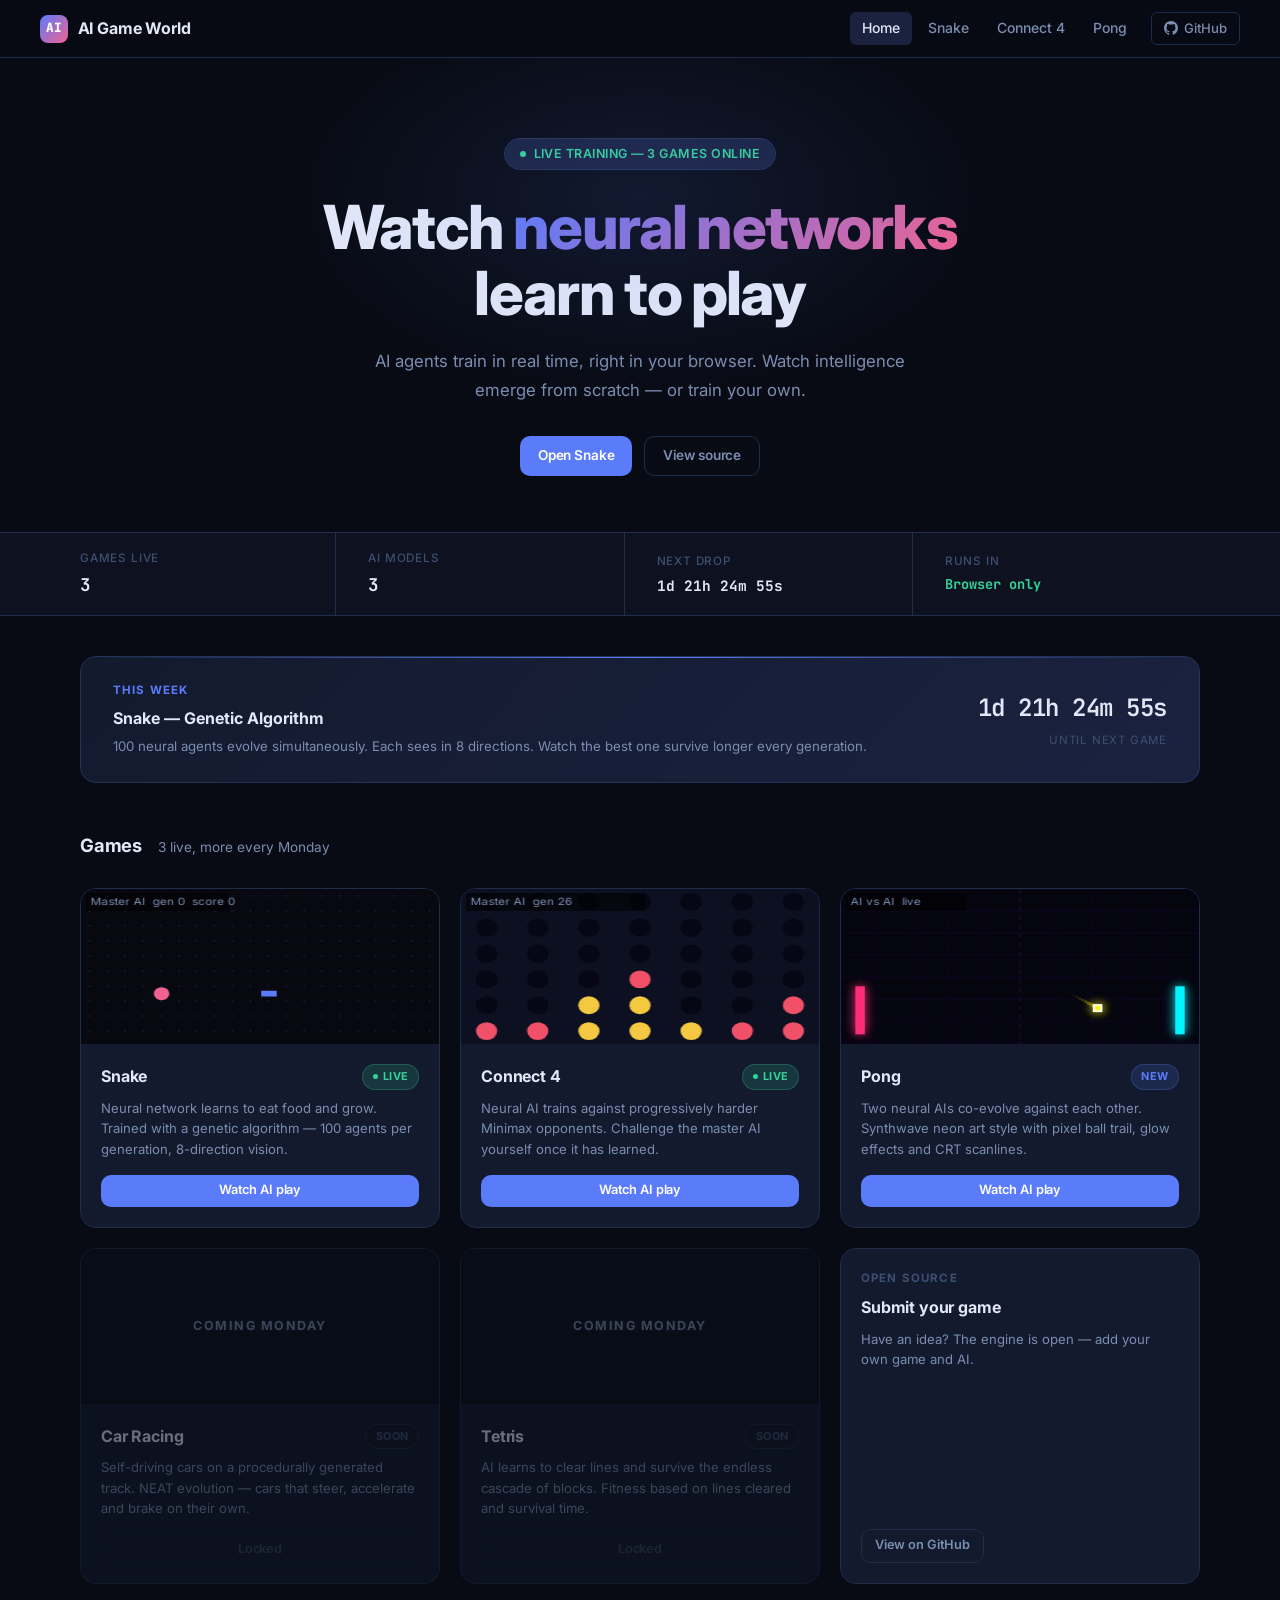
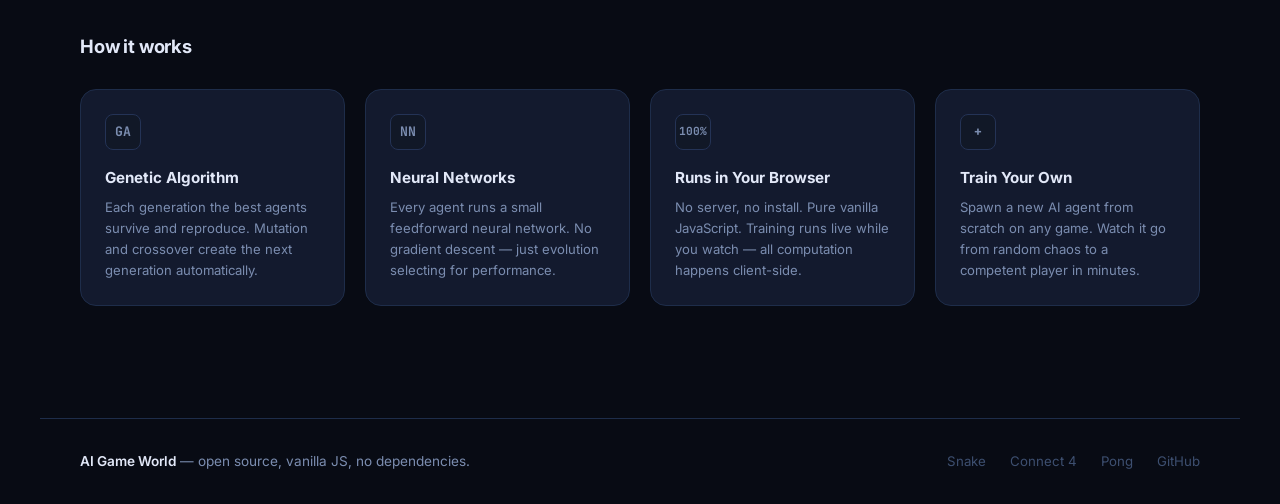
<file: index.html>
<!DOCTYPE html>
<html lang="en">
<head>
  <meta charset="UTF-8" />
  <meta name="viewport" content="width=device-width, initial-scale=1.0" />
  <title>AI Game World — Watch Neural Networks Learn to Play</title>
  <meta name="description" content="Watch neural networks evolve and learn to play games in real time. Train your own AI agents, race them against each other, pure browser JavaScript." />
  <link rel="stylesheet" href="css/style.css" />
</head>
<body>

<!-- NAV -->
<nav>
  <a href="index.html" class="nav-logo" style="text-decoration:none">
    <div class="nav-logo-mark">AI</div>
    <span>AI Game World</span>
  </a>
  <div class="nav-links">
    <a href="index.html" class="active">Home</a>
    <a href="games/snake/index.html">Snake</a>
    <a href="games/connect4/index.html">Connect 4</a>
    <a href="games/pong/index.html">Pong</a>
    <a href="https://github.com/Mister-AI-Guy/AI-game-world" target="_blank" class="nav-github">
      <svg width="14" height="14" viewBox="0 0 24 24" fill="currentColor"><path d="M12 0C5.37 0 0 5.37 0 12c0 5.3 3.44 9.8 8.2 11.38.6.11.82-.26.82-.58v-2.03c-3.34.72-4.04-1.61-4.04-1.61-.55-1.39-1.34-1.76-1.34-1.76-1.09-.75.08-.73.08-.73 1.2.08 1.84 1.24 1.84 1.24 1.07 1.83 2.8 1.3 3.49 1 .11-.78.42-1.3.76-1.6-2.67-.3-5.47-1.33-5.47-5.93 0-1.31.47-2.38 1.24-3.22-.13-.3-.54-1.52.12-3.18 0 0 1.01-.32 3.3 1.23a11.5 11.5 0 0 1 3-.4c1.02 0 2.04.13 3 .4 2.28-1.55 3.29-1.23 3.29-1.23.66 1.66.25 2.88.12 3.18.77.84 1.24 1.91 1.24 3.22 0 4.61-2.81 5.63-5.48 5.92.43.37.81 1.1.81 2.22v3.29c0 .32.21.7.82.58C20.56 21.8 24 17.3 24 12c0-6.63-5.37-12-12-12z"/></svg>
      GitHub
    </a>
  </div>
</nav>

<!-- HERO -->
<section class="hero">
  <div class="hero-label">
    <span class="hero-label-dot"></span>
    Live training — 3 games online
  </div>
  <h1>Watch <span>neural networks</span><br>learn to play</h1>
  <p>AI agents train in real time, right in your browser. Watch intelligence emerge from scratch — or train your own.</p>
  <div class="hero-actions">
    <a href="games/snake/index.html" class="btn btn-primary">Open Snake</a>
    <a href="https://github.com/Mister-AI-Guy/AI-game-world" target="_blank" class="btn btn-ghost">View source</a>
  </div>
</section>

<!-- STATS STRIP -->
<div class="stats-strip">
  <div class="stats-strip-inner">
    <div class="stat-item">
      <span class="stat-label">Games live</span>
      <span class="stat-value">3</span>
    </div>
    <div class="stat-item">
      <span class="stat-label">AI models</span>
      <span class="stat-value">3</span>
    </div>
    <div class="stat-item">
      <span class="stat-label">Next drop</span>
      <span class="stat-value" id="countdown" style="font-size:0.9rem">—</span>
    </div>
    <div class="stat-item">
      <span class="stat-label">Runs in</span>
      <span class="stat-value" style="font-size:0.85rem;color:var(--accent3)">Browser only</span>
    </div>
  </div>
</div>

<!-- WEEKLY BANNER -->
<div class="week-banner-wrap" style="margin-top:2.5rem">
  <div class="week-banner">
    <div>
      <div class="week-banner-label">This week</div>
      <h3>Snake — Genetic Algorithm</h3>
      <p>100 neural agents evolve simultaneously. Each sees in 8 directions. Watch the best one survive longer every generation.</p>
    </div>
    <div class="countdown-block">
      <div class="countdown" id="weekCountdown">—</div>
      <div class="countdown-label">until next game</div>
    </div>
  </div>
</div>

<!-- GAMES -->
<div class="section" style="padding-top:3rem">
  <div class="section-header">
    <span class="section-title">Games</span>
    <span class="section-subtitle">3 live, more every Monday</span>
  </div>

  <div class="games-grid">

    <!-- Snake -->
    <div class="game-card is-live" onclick="location.href='games/snake/index.html'">
      <div class="game-card-thumb thumb-snake">
        <canvas id="snakeThumb" width="300" height="155"></canvas>
      </div>
      <div class="game-card-body">
        <div class="game-card-header">
          <span class="game-card-title">Snake</span>
          <span class="badge badge-live">Live</span>
        </div>
        <p class="game-card-desc">Neural network learns to eat food and grow. Trained with a genetic algorithm — 100 agents per generation, 8-direction vision.</p>
        <a href="games/snake/index.html" class="btn btn-primary btn-sm">Watch AI play</a>
      </div>
    </div>

    <!-- Connect 4 -->
    <div class="game-card is-live" onclick="location.href='games/connect4/index.html'">
      <div class="game-card-thumb thumb-c4">
        <canvas id="c4Thumb" width="300" height="155"></canvas>
      </div>
      <div class="game-card-body">
        <div class="game-card-header">
          <span class="game-card-title">Connect 4</span>
          <span class="badge badge-live">Live</span>
        </div>
        <p class="game-card-desc">Neural AI trains against progressively harder Minimax opponents. Challenge the master AI yourself once it has learned.</p>
        <a href="games/connect4/index.html" class="btn btn-primary btn-sm">Watch AI play</a>
      </div>
    </div>

    <!-- Pong -->
    <div class="game-card is-live" onclick="location.href='games/pong/index.html'">
      <div class="game-card-thumb thumb-pong">
        <canvas id="pongThumb" width="300" height="155"></canvas>
      </div>
      <div class="game-card-body">
        <div class="game-card-header">
          <span class="game-card-title">Pong</span>
          <span class="badge badge-new">New</span>
        </div>
        <p class="game-card-desc">Two neural AIs co-evolve against each other. Synthwave neon art style with pixel ball trail, glow effects and CRT scanlines.</p>
        <a href="games/pong/index.html" class="btn btn-primary btn-sm">Watch AI play</a>
      </div>
    </div>

    <!-- Car Racing (coming soon) -->
    <div class="game-card coming-soon">
      <div class="game-card-thumb thumb-soon">
        <div class="game-card-thumb-placeholder">Coming soon</div>
        <div class="game-card-coming-overlay">Coming Monday</div>
      </div>
      <div class="game-card-body">
        <div class="game-card-header">
          <span class="game-card-title">Car Racing</span>
          <span class="badge badge-soon">Soon</span>
        </div>
        <p class="game-card-desc">Self-driving cars on a procedurally generated track. NEAT evolution — cars that steer, accelerate and brake on their own.</p>
        <button class="btn btn-ghost btn-sm" disabled>Locked</button>
      </div>
    </div>

    <!-- Tetris (coming soon) -->
    <div class="game-card coming-soon">
      <div class="game-card-thumb thumb-soon">
        <div class="game-card-thumb-placeholder">Coming soon</div>
        <div class="game-card-coming-overlay">Coming Monday</div>
      </div>
      <div class="game-card-body">
        <div class="game-card-header">
          <span class="game-card-title">Tetris</span>
          <span class="badge badge-soon">Soon</span>
        </div>
        <p class="game-card-desc">AI learns to clear lines and survive the endless cascade of blocks. Fitness based on lines cleared and survival time.</p>
        <button class="btn btn-ghost btn-sm" disabled>Locked</button>
      </div>
    </div>

    <!-- Open source card -->
    <div class="oss-card">
      <div>
        <div style="font-size:0.72rem;font-weight:700;letter-spacing:0.1em;text-transform:uppercase;color:var(--text-faint);margin-bottom:0.5rem">Open source</div>
        <div class="game-card-title" style="margin-bottom:0.5rem">Submit your game</div>
        <p class="game-card-desc" style="margin-bottom:0">Have an idea? The engine is open — add your own game and AI.</p>
      </div>
      <a href="https://github.com/Mister-AI-Guy/AI-game-world" target="_blank" class="btn btn-ghost btn-sm" style="pointer-events:all;opacity:1">
        View on GitHub
      </a>
    </div>

  </div>
</div>

<!-- HOW IT WORKS -->
<div class="section" style="padding-top:3rem;padding-bottom:3rem">
  <div class="section-header">
    <span class="section-title">How it works</span>
  </div>
  <div class="how-grid">
    <div class="how-card">
      <div class="how-icon">GA</div>
      <strong>Genetic Algorithm</strong>
      <p>Each generation the best agents survive and reproduce. Mutation and crossover create the next generation automatically.</p>
    </div>
    <div class="how-card">
      <div class="how-icon">NN</div>
      <strong>Neural Networks</strong>
      <p>Every agent runs a small feedforward neural network. No gradient descent — just evolution selecting for performance.</p>
    </div>
    <div class="how-card">
      <div class="how-icon" style="font-size:0.7rem">100%</div>
      <strong>Runs in Your Browser</strong>
      <p>No server, no install. Pure vanilla JavaScript. Training runs live while you watch — all computation happens client-side.</p>
    </div>
    <div class="how-card">
      <div class="how-icon">+</div>
      <strong>Train Your Own</strong>
      <p>Spawn a new AI agent from scratch on any game. Watch it go from random chaos to a competent player in minutes.</p>
    </div>
  </div>
</div>

<!-- FOOTER -->
<footer>
  <div class="footer-left">
    <strong>AI Game World</strong> — open source, vanilla JS, no dependencies.
  </div>
  <div class="footer-right">
    <a href="games/snake/index.html">Snake</a>
    <a href="games/connect4/index.html">Connect 4</a>
    <a href="games/pong/index.html">Pong</a>
    <a href="https://github.com/Mister-AI-Guy/AI-game-world" target="_blank">GitHub</a>
  </div>
</footer>

<script src="shared/neat.js"></script>
<script src="games/snake/snake.js"></script>
<script src="games/connect4/connect4.js"></script>

<script>
// ─── Countdown ───────────────────────────────────
function updateCountdown() {
  const now  = new Date();
  const next = new Date(now);
  const day  = next.getDay();
  const daysUntilMonday = (8 - day) % 7 || 7;
  next.setDate(next.getDate() + daysUntilMonday);
  next.setHours(0, 0, 0, 0);
  const diff = next - now;
  const d = Math.floor(diff / 86400000);
  const h = Math.floor((diff % 86400000) / 3600000);
  const m = Math.floor((diff % 3600000) / 60000);
  const s = Math.floor((diff % 60000) / 1000);
  const str = d + 'd ' + h + 'h ' + m + 'm ' + s + 's';
  document.getElementById('countdown').textContent = str;
  document.getElementById('weekCountdown').textContent = str;
}
setInterval(updateCountdown, 1000);
updateCountdown();

// ─── Thumbnail master AIs ────────────────────────
// Each thumbnail runs an actual master AI using the real game engine.
// trainSpeed is high so they learn quickly in the background.
// The canvas renders the best-brain watch game at a normal visible pace.

// SNAKE thumbnail
(function() {
  const canvas = document.getElementById('snakeThumb');
  if (!canvas) return;
  canvas.width  = 300;
  canvas.height = 155;

  // Scale the snake grid to fit the thumbnail
  const thumbRenderer = {
    draw(game) {
      const ctx = canvas.getContext('2d');
      const W = 300, H = 155;
      const CELL = 15, COLS = Math.floor(W / CELL), ROWS = Math.floor(H / CELL);

      ctx.fillStyle = '#080810';
      ctx.fillRect(0, 0, W, H);

      // Grid dots
      ctx.fillStyle = '#131328';
      for (let x = 0; x < COLS; x++)
        for (let y = 0; y < ROWS; y++)
          ctx.fillRect(x * CELL + 6, y * CELL + 6, 2, 2);

      // Scale factor from game grid (20) to thumb
      const sx = W / GRID;
      const sy = H / GRID;

      // Food
      ctx.fillStyle = '#f06292';
      ctx.beginPath();
      ctx.arc(game.food.x * sx + sx/2, game.food.y * sy + sy/2, sx/2 - 1, 0, Math.PI*2);
      ctx.fill();

      // Snake
      game.snake.forEach((seg, i) => {
        const t = i / Math.max(game.snake.length, 1);
        ctx.fillStyle = i === 0 ? '#5b7cfa'
          : `rgba(${80 + t*20|0}, ${60|0}, ${220 - t*60|0}, ${1 - t*0.45})`;
        ctx.fillRect(seg.x * sx + 1, seg.y * sy + 1, sx - 2, sy - 2);
      });

      // Label
      ctx.fillStyle = 'rgba(0,0,0,0.5)';
      ctx.fillRect(4, 4, 120, 18);
      ctx.fillStyle = '#7b8db0';
      ctx.font = '10px Inter, sans-serif';
      ctx.fillText('Master AI  gen ' + snakeMaster.generation + '  score ' + game.score, 8, 16);
    }
  };

  window.snakeMaster = new SnakeAIInstance({
    name: 'Master AI',
    populationSize: 50,
    isMaster: true,
    onGeneration: () => {},
  });
  snakeMaster.trainSpeed = 30;
  snakeMaster.start();

  function loop() {
    requestAnimationFrame(loop);
    snakeMaster.tick();
    thumbRenderer.draw(snakeMaster.getWatchGame());
  }
  loop();
})();

// CONNECT 4 thumbnail
(function() {
  const canvas = document.getElementById('c4Thumb');
  if (!canvas) return;
  canvas.width  = 300;
  canvas.height = 155;
  const ctx = canvas.getContext('2d');
  const W = 300, H = 155;
  const COLS = 7, ROWS = 6;
  const CW = W / COLS, CH = H / ROWS;

  window.c4Master = new Connect4AIInstance({
    name: 'Master AI',
    populationSize: 20,
    isMaster: true,
    onGeneration: () => {},
  });
  c4Master.trainSpeed = 5;
  c4Master.start();

  function drawC4(game) {
    ctx.fillStyle = '#0d1020';
    ctx.fillRect(0, 0, W, H);
    for (let r = 0; r < ROWS; r++) {
      for (let c = 0; c < COLS; c++) {
        const cx = c * CW + CW/2, cy = r * CH + CH/2;
        const radius = Math.min(CW, CH) / 2 - 4;
        const cell = game.board[r][c];
        const inWin = game.winLine && game.winLine.some(([wr,wc]) => wr===r && wc===c);
        ctx.beginPath();
        ctx.arc(cx, cy, radius, 0, Math.PI*2);
        if (cell === 0)      ctx.fillStyle = '#060614';
        else if (cell === 1) ctx.fillStyle = inWin ? '#ff1a44' : '#f05068';
        else                 ctx.fillStyle = inWin ? '#f0c000' : '#f5c842';
        ctx.fill();
      }
    }
    // Label
    ctx.fillStyle = 'rgba(0,0,0,0.5)';
    ctx.fillRect(4, 4, 150, 18);
    ctx.fillStyle = '#7b8db0';
    ctx.font = '10px Inter, sans-serif';
    ctx.fillText('Master AI  gen ' + c4Master.generation, 8, 16);
  }

  // Advance the watch game at human-readable pace
  setInterval(() => {
    c4Master.stepWatchGame();
  }, 700);

  // RAF: run training + redraw
  function loop() {
    requestAnimationFrame(loop);
    c4Master.tick();
    drawC4(c4Master.watchGame);
  }
  loop();
})();

// PONG thumbnail — standalone animation (no shared engine, just visual)
(function() {
  const canvas = document.getElementById('pongThumb');
  if (!canvas) return;
  const ctx = canvas.getContext('2d');
  canvas.width = 300; canvas.height = 155;
  const W = 300, H = 155;
  let bx = W/2, by = H/2, vx = 2.5, vy = 1.6;
  let ly = H/2-25, ry = H/2-25;
  const PH = 48, PW = 8;
  let trail = [];

  function drawPong() {
    ctx.fillStyle = '#05050f'; ctx.fillRect(0, 0, W, H);
    ctx.strokeStyle = 'rgba(150,0,255,0.07)'; ctx.lineWidth = 1;
    for (let y = 0; y < H; y += 22) { ctx.beginPath(); ctx.moveTo(0,y); ctx.lineTo(W,y); ctx.stroke(); }
    for (let x = 0; x < W; x += 30) { ctx.beginPath(); ctx.moveTo(x,0); ctx.lineTo(x,H); ctx.stroke(); }
    ctx.fillStyle = 'rgba(0,0,0,0.06)';
    for (let y = 0; y < H; y += 3) ctx.fillRect(0, y, W, 1);
    ctx.setLineDash([4,5]); ctx.strokeStyle = 'rgba(255,255,255,0.06)';
    ctx.beginPath(); ctx.moveTo(W/2,0); ctx.lineTo(W/2,H); ctx.stroke(); ctx.setLineDash([]);
    trail.forEach((p,i) => {
      const a = (i/trail.length)*0.4, s = 4*(i/trail.length);
      ctx.fillStyle = `rgba(255,247,0,${a})`; ctx.fillRect(p.x-s/2, p.y-s/2, s, s);
    });
    ctx.shadowColor = '#fff700'; ctx.shadowBlur = 10;
    ctx.fillStyle = '#ffffff'; ctx.fillRect(bx-4, by-4, 8, 8);
    ctx.fillStyle = '#fff700'; ctx.fillRect(bx-2, by-2, 4, 4);
    ctx.shadowBlur = 0;
    ctx.shadowColor = '#ff2d78'; ctx.shadowBlur = 10;
    ctx.fillStyle = '#ff2d78'; ctx.fillRect(12, ly, PW, PH); ctx.shadowBlur = 0;
    ctx.shadowColor = '#00f5ff'; ctx.shadowBlur = 10;
    ctx.fillStyle = '#00f5ff'; ctx.fillRect(W-20, ry, PW, PH); ctx.shadowBlur = 0;
    ctx.fillStyle = 'rgba(0,0,0,0.5)'; ctx.fillRect(4, 4, 100, 18);
    ctx.fillStyle = '#7b8db0'; ctx.font = '10px Inter, sans-serif';
    ctx.fillText('AI vs AI  live', 8, 16);
  }

  function movePong() {
    trail.push({x:bx,y:by}); if (trail.length > 12) trail.shift();
    bx += vx; by += vy;
    if (by < 0 || by > H) vy *= -1;
    if (bx < 20+PW && by > ly && by < ly+PH) { vx = Math.abs(vx)*1.02; }
    if (bx > W-20-PW && by > ry && by < ry+PH) { vx = -Math.abs(vx)*1.02; }
    if (bx < 0 || bx > W) { bx = W/2; by = H/2; vx = (Math.random()>0.5?1:-1)*2.5; vy = (Math.random()-0.5)*3; trail = []; }
    const speed = Math.sqrt(vx*vx+vy*vy); if (speed > 8) { vx *= 8/speed; vy *= 8/speed; }
    if (by > ly+PH/2) ly = Math.min(H-PH, ly+2.8); else ly = Math.max(0, ly-2.8);
    if (by > ry+PH/2) ry = Math.min(H-PH, ry+2.8); else ry = Math.max(0, ry-2.8);
    drawPong(); requestAnimationFrame(movePong);
  }
  movePong();
})();
</script>
</file>
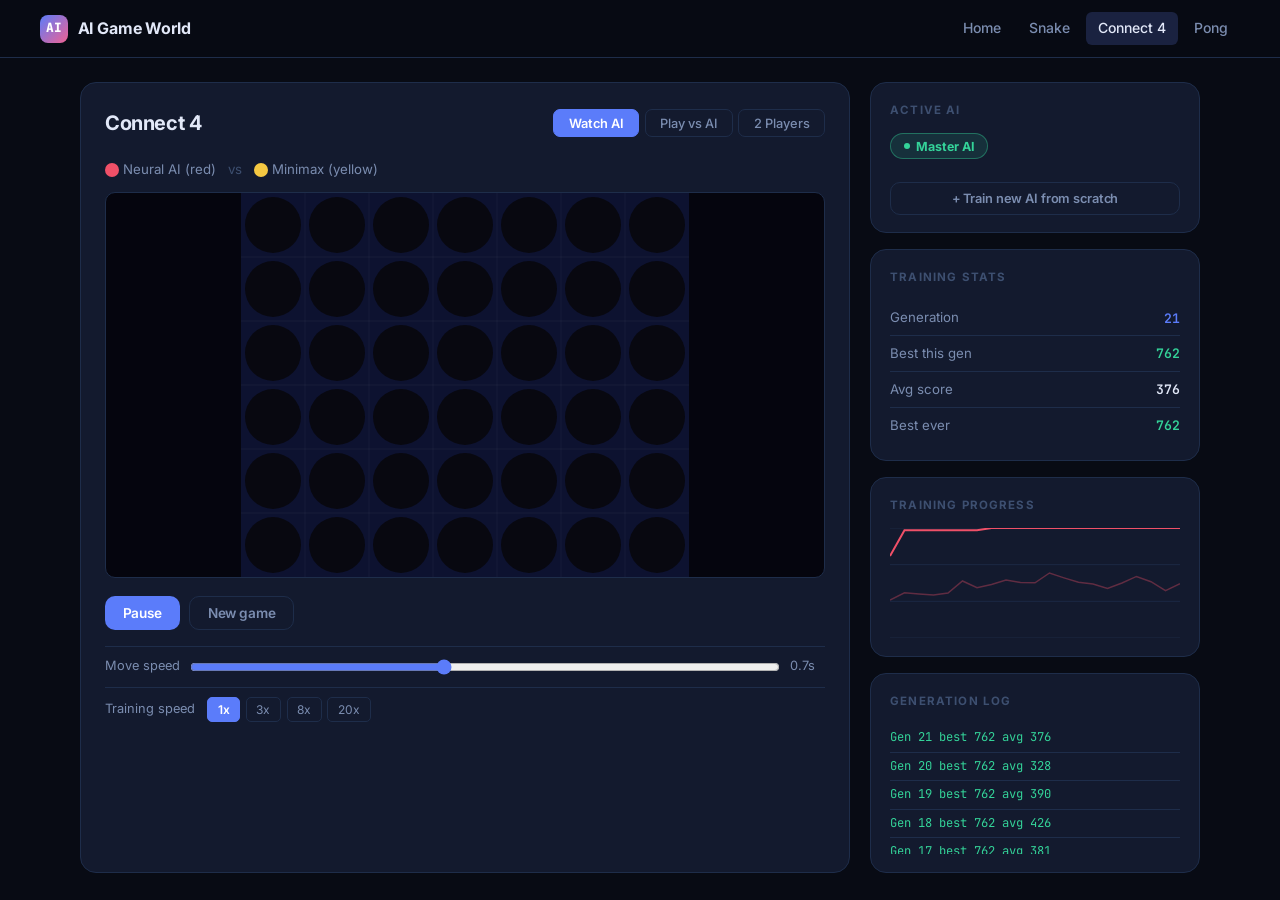
<file: games/connect4/index.html>
<!DOCTYPE html>
<html lang="en">
<head>
  <meta charset="UTF-8" />
  <meta name="viewport" content="width=device-width, initial-scale=1.0" />
  <title>Connect 4 — AI Game World</title>
  <link rel="stylesheet" href="../../css/style.css" />
</head>
<body>

<nav>
  <a href="../../index.html" class="nav-logo" style="text-decoration:none">
    <div class="nav-logo-mark">AI</div>
    <span>AI Game World</span>
  </a>
  <div class="nav-links">
    <a href="../../index.html">Home</a>
    <a href="../snake/index.html">Snake</a>
    <a href="#" class="active">Connect 4</a>
    <a href="../pong/index.html">Pong</a>
  </div>
</nav>

<div class="game-page">

  <div class="game-area">
    <div class="game-title-bar">
      <h2>Connect 4</h2>
      <div class="mode-tabs">
        <button class="mode-tab active" id="tabWatch" onclick="switchMode('watch')">Watch AI</button>
        <button class="mode-tab" id="tabPlay"  onclick="switchMode('play')">Play vs AI</button>
        <button class="mode-tab" id="tabTwo"   onclick="switchMode('two')">2 Players</button>
      </div>
    </div>

    <div class="turn-bar" id="turnBar">
      <span><span class="chip chip-red"></span>Neural AI (red)</span>
      <span style="color:var(--text-faint)">vs</span>
      <span><span class="chip chip-yellow"></span>Minimax (yellow)</span>
    </div>

    <div id="colBtns" class="col-buttons" style="display:none">
      <button class="col-btn" onclick="humanDrop(0)">v</button>
      <button class="col-btn" onclick="humanDrop(1)">v</button>
      <button class="col-btn" onclick="humanDrop(2)">v</button>
      <button class="col-btn" onclick="humanDrop(3)">v</button>
      <button class="col-btn" onclick="humanDrop(4)">v</button>
      <button class="col-btn" onclick="humanDrop(5)">v</button>
      <button class="col-btn" onclick="humanDrop(6)">v</button>
    </div>

    <div class="canvas-wrapper">
      <canvas id="gameCanvas"></canvas>
    </div>

    <div id="watchControls" class="controls">
      <button class="btn btn-primary" id="btnPause" onclick="toggleMaster()">Pause</button>
      <button class="btn btn-ghost"   onclick="newWatchGame()">New game</button>
    </div>

    <div id="playControls" class="controls" style="display:none">
      <button class="btn btn-primary" onclick="resetHumanGame()">New game</button>
    </div>

    <div class="watch-speed-row" id="watchSpeedRow">
      <span class="label">Move speed</span>
      <input type="range" id="watchSpeed" min="100" max="1500" value="700" step="100"
             oninput="setWatchSpeed(this.value)" />
      <span id="watchSpeedLabel" style="min-width:35px">0.7s</span>
    </div>

    <div class="speed-control" id="trainSpeedRow">
      <span class="label">Training speed</span>
      <div class="speed-presets">
        <button class="speed-btn active" id="spd1"  onclick="setTrainSpeed(1,this)">1x</button>
        <button class="speed-btn"        id="spd3"  onclick="setTrainSpeed(3,this)">3x</button>
        <button class="speed-btn"        id="spd8"  onclick="setTrainSpeed(8,this)">8x</button>
        <button class="speed-btn"        id="spd20" onclick="setTrainSpeed(20,this)">20x</button>
      </div>
    </div>
  </div>

  <div class="ai-panel">

    <div class="panel-card">
      <h3>Active AI</h3>
      <div class="agent-tabs" id="agentTabs">
        <button class="agent-tab active" id="tab-master" onclick="selectAgent('master')">
          <span class="training-dot"></span>Master AI
        </button>
      </div>
      <button class="btn btn-ghost" style="width:100%;font-size:0.8rem;margin-top:0.5rem" onclick="spawnNewAI()">
        + Train new AI from scratch
      </button>
    </div>

    <div class="panel-card">
      <h3>Training stats</h3>
      <div class="stat-row">
        <span class="stat-label">Generation</span>
        <span class="stat-value accent" id="statGen">0</span>
      </div>
      <div class="stat-row">
        <span class="stat-label">Best this gen</span>
        <span class="stat-value good" id="statBest">—</span>
      </div>
      <div class="stat-row">
        <span class="stat-label">Avg score</span>
        <span class="stat-value" id="statAvg">—</span>
      </div>
      <div class="stat-row">
        <span class="stat-label">Best ever</span>
        <span class="stat-value good" id="statBestEver">—</span>
      </div>
    </div>

    <div class="panel-card">
      <h3>Training progress</h3>
      <canvas id="chartCanvas" class="chart-canvas"></canvas>
    </div>

    <div class="panel-card">
      <h3>Generation log</h3>
      <div class="log-box" id="genLog">
        <div style="color:var(--text-faint)">Waiting for first generation...</div>
      </div>
    </div>

  </div>
</div>

<div class="toast" id="toast"></div>

<script src="../../shared/neat.js"></script>
<script src="connect4.js"></script>
<script>
const SB_URL = 'https://niyowwhrzlgcipyuemka.supabase.co';
const SB_KEY = 'eyJhbGciOiJIUzI1NiIsInR5cCI6IkpXVCJ9.eyJpc3MiOiJzdXBhYmFzZSIsInJlZiI6Im5peW93d2hyemxnY2lweXVlbWthIiwicm9sZSI6ImFub24iLCJpYXQiOjE3Nzc3NDAzNzksImV4cCI6MjA5MzMxNjM3OX0.PzXVkLMbRX72fncxV9ZjSAaIVEVWZIkIh_53uv5Ietw';

let renderer    = null;
let masterAI    = null;
let customAIs   = [];
let selectedId  = 'master';
let mode        = 'watch';
let humanGame   = null;
let hoverCol    = -1;
let watchMs     = 700;
let watchTimer  = null;
let customCount = 0;

window.addEventListener('load', () => {
  renderer = new Connect4Renderer(document.getElementById('gameCanvas'));

  masterAI = new Connect4AIInstance({
    name: 'Master AI',
    populationSize: 30,
    isMaster: true,
    supabaseUrl: SB_URL,
    supabaseKey: SB_KEY,
    onGeneration: (stats) => {
      if (selectedId === 'master') updateStats(stats, masterAI.ga.history);
    },
  });
  masterAI.start();
  startWatchTimer();
  rafLoop();
});

function rafLoop() {
  requestAnimationFrame(rafLoop);
  if (mode === 'watch') {
    const ai = getSelectedAI();
    if (ai) { ai.tick(); renderer.draw(ai.watchGame, -1); }
  } else if (humanGame) {
    renderer.draw(humanGame, hoverCol);
  }
}

function startWatchTimer() {
  if (watchTimer) clearInterval(watchTimer);
  watchTimer = setInterval(() => {
    if (mode !== 'watch') return;
    const ai = getSelectedAI();
    if (ai) ai.stepWatchGame();
  }, watchMs);
}

function setWatchSpeed(ms) {
  watchMs = parseInt(ms);
  document.getElementById('watchSpeedLabel').textContent = (watchMs / 1000).toFixed(1) + 's';
  startWatchTimer();
}

function newWatchGame() {
  const ai = getSelectedAI();
  if (ai) ai.refreshWatchGame();
}

function setTrainSpeed(s, btn) {
  document.querySelectorAll('.speed-btn').forEach(b => b.classList.remove('active'));
  btn.classList.add('active');
  masterAI.setTrainSpeed(s);
  customAIs.forEach(a => a.ai.setTrainSpeed(s));
}

function getSelectedAI() {
  if (selectedId === 'master') return masterAI;
  return customAIs.find(a => a.id === selectedId)?.ai || null;
}

function selectAgent(id) {
  selectedId = id;
  document.querySelectorAll('.agent-tab').forEach(t => t.classList.remove('active'));
  document.getElementById('tab-' + id)?.classList.add('active');
  const ai = getSelectedAI();
  if (ai) {
    updateStats({ generation: ai.generation, best: ai.lastBest, avg: ai.lastAvg, bestEver: ai.bestEver }, ai.ga.history);
    newWatchGame();
  }
}

function spawnNewAI() {
  customCount++;
  const id   = 'custom-' + customCount;
  const name = 'Agent ' + customCount;
  const ai   = new Connect4AIInstance({
    name, populationSize: 20, isMaster: false,
    onGeneration: (stats) => { if (selectedId === id) updateStats(stats, ai.ga.history); },
  });
  ai.start();
  customAIs.push({ id, ai });

  const tabs = document.getElementById('agentTabs');
  const btn  = document.createElement('button');
  btn.className = 'agent-tab custom';
  btn.id = 'tab-' + id;
  btn.onclick = () => selectAgent(id);
  btn.innerHTML = '<span class="training-dot blue"></span>' + name;
  tabs.appendChild(btn);

  selectAgent(id);
  showToast(name + ' started training from scratch');
}

function updateStats({ generation, best, avg, bestEver }, history) {
  document.getElementById('statGen').textContent      = generation;
  document.getElementById('statBest').textContent     = best || '—';
  document.getElementById('statAvg').textContent      = typeof avg === 'number' ? avg.toFixed(0) : '—';
  document.getElementById('statBestEver').textContent = bestEver || '—';
  drawC4Chart(document.getElementById('chartCanvas'), history);
  addLog(generation, best, avg, bestEver);
}

function drawC4Chart(canvas, history) {
  const ctx = canvas.getContext('2d');
  const W   = canvas.width  = canvas.offsetWidth || 280;
  const H   = canvas.height = 110;
  ctx.clearRect(0, 0, W, H);
  if (!history || history.length < 2) return;
  const maxVal = Math.max(...history.map(h => h.best), 1);
  ctx.strokeStyle = 'rgba(30,45,74,0.8)'; ctx.lineWidth = 1;
  for (let i = 0; i <= 3; i++) {
    const y = H - (i / 3) * H;
    ctx.beginPath(); ctx.moveTo(0, y); ctx.lineTo(W, y); ctx.stroke();
  }
  const draw = (data, color, lw, key) => {
    ctx.strokeStyle = color; ctx.lineWidth = lw;
    ctx.beginPath();
    data.forEach((h, i) => {
      const x = i * W / (data.length - 1);
      const y = H - (h[key] / maxVal) * H;
      i === 0 ? ctx.moveTo(x, y) : ctx.lineTo(x, y);
    });
    ctx.stroke();
  };
  draw(history, 'rgba(240,80,104,0.35)', 1.5, 'avg');
  draw(history, '#f05068', 2, 'best');
}

function addLog(gen, best, avg, bestEver) {
  const box = document.getElementById('genLog');
  if (!box) return;
  if (gen === 0) box.innerHTML = '';
  const div  = document.createElement('div');
  const cls  = best >= 200 ? 'log-win' : best < 80 ? 'log-loss' : '';
  div.className = cls;
  div.textContent = 'Gen ' + gen + '  best ' + best + '  avg ' + (avg || 0).toFixed(0);
  box.insertBefore(div, box.firstChild);
  while (box.children.length > 30) box.removeChild(box.lastChild);
}

function toggleMaster() {
  masterAI.toggle();
  document.getElementById('btnPause').textContent = masterAI.running ? 'Pause' : 'Resume';
}

function switchMode(m) {
  mode = m;
  ['watch','play','two'].forEach(id => {
    document.getElementById('tab' + id.charAt(0).toUpperCase() + id.slice(1))?.classList.toggle('active', m === id);
  });
  document.getElementById('watchControls').style.display = m === 'watch' ? 'flex'  : 'none';
  document.getElementById('playControls').style.display  = m !== 'watch' ? 'flex'  : 'none';
  document.getElementById('colBtns').style.display       = m !== 'watch' ? 'flex'  : 'none';
  document.getElementById('watchSpeedRow').style.display = m === 'watch' ? 'flex'  : 'none';
  document.getElementById('trainSpeedRow').style.display = m === 'watch' ? 'flex'  : 'none';

  const tb = document.getElementById('turnBar');
  if (m === 'watch') {
    tb.innerHTML = '<span><span class="chip chip-red"></span>Neural AI (red)</span><span style="color:var(--text-faint)">vs</span><span><span class="chip chip-yellow"></span>Minimax (yellow)</span>';
  } else if (m === 'play') {
    tb.innerHTML = '<span><span class="chip chip-red"></span>You (red)</span><span style="color:var(--text-faint)">vs</span><span><span class="chip chip-yellow"></span>Neural AI (yellow)</span>';
    resetHumanGame();
  } else {
    tb.innerHTML = '<span><span class="chip chip-red"></span>Player 1</span><span style="color:var(--text-faint)">vs</span><span><span class="chip chip-yellow"></span>Player 2</span>';
    resetHumanGame();
  }
}

function resetHumanGame() {
  humanGame = new Connect4Game();
  hoverCol  = -1;
  const canvas = document.getElementById('gameCanvas');
  canvas.onmousemove = (e) => {
    const rect = canvas.getBoundingClientRect();
    hoverCol = Math.floor((e.clientX - rect.left) / C4_CELL);
  };
  canvas.onmouseleave = () => { hoverCol = -1; };
}

function humanDrop(col) {
  if (!humanGame || humanGame.over) return;
  if (mode === 'play' && humanGame.current !== 1) return;
  humanGame.drop(col);
  if (humanGame.over) {
    const msg = humanGame.winner === 1 ? 'You win!' : humanGame.winner === 2 ? 'AI wins!' : 'Draw!';
    showToast(msg); return;
  }
  if (mode === 'play') {
    const best = masterAI?.getBestBrain();
    const ai   = best ? new Connect4NeuralAI(best) : new Connect4Minimax(2);
    setTimeout(() => {
      humanGame.drop(ai.getBestMove(humanGame));
      if (humanGame.over) showToast(humanGame.winner === 2 ? 'AI wins!' : 'Draw!');
    }, 150);
  }
}

function showToast(msg) {
  const t = document.getElementById('toast');
  t.textContent = msg; t.classList.add('show');
  setTimeout(() => t.classList.remove('show'), 2500);
}
</script>
</body>
</html>
</file>
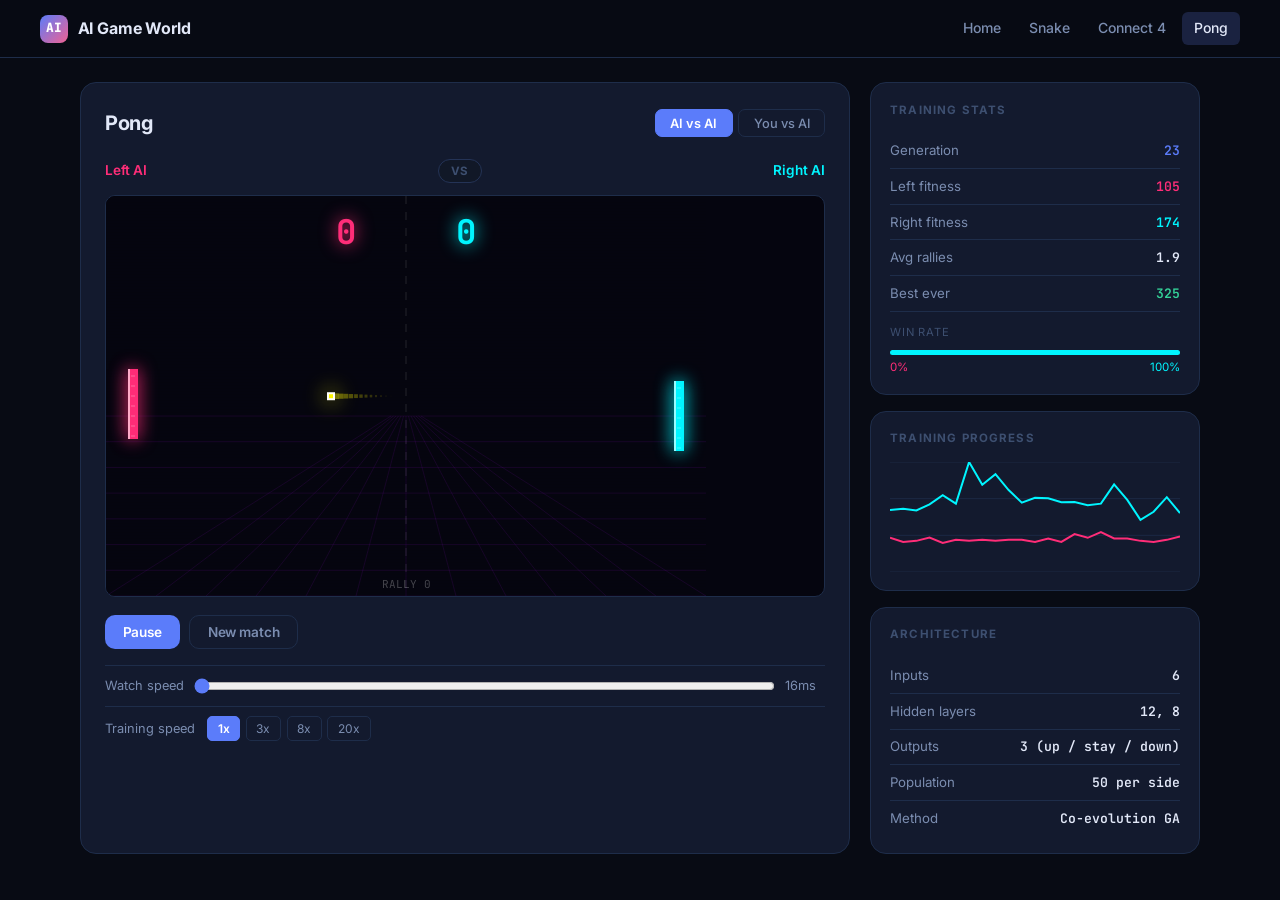
<file: games/pong/index.html>
<!DOCTYPE html>
<html lang="en">
<head>
  <meta charset="UTF-8" />
  <meta name="viewport" content="width=device-width, initial-scale=1.0" />
  <title>Pong — AI Game World</title>
  <link rel="stylesheet" href="../../css/style.css" />
</head>
<body>

<nav>
  <a href="../../index.html" class="nav-logo" style="text-decoration:none">
    <div class="nav-logo-mark">AI</div>
    <span>AI Game World</span>
  </a>
  <div class="nav-links">
    <a href="../../index.html">Home</a>
    <a href="../snake/index.html">Snake</a>
    <a href="../connect4/index.html">Connect 4</a>
    <a href="#" class="active">Pong</a>
  </div>
</nav>

<div class="game-page">

  <div class="game-area">
    <div class="game-title-bar">
      <h2>Pong</h2>
      <div class="mode-tabs">
        <button class="mode-tab active" id="tabAI"    onclick="switchMode('ai')">AI vs AI</button>
        <button class="mode-tab"        id="tabHuman" onclick="switchMode('human')">You vs AI</button>
      </div>
    </div>

    <div class="versus-bar" id="versusBar">
      <span class="left-label">Left AI</span>
      <span class="vs-badge">VS</span>
      <span class="right-label">Right AI</span>
    </div>

    <div class="pong-canvas-wrapper">
      <canvas id="gameCanvas"></canvas>
    </div>

    <div id="aiControls" class="controls">
      <button class="btn btn-primary" id="btnPause" onclick="toggleTraining()">Pause</button>
      <button class="btn btn-ghost"   onclick="newMatch()">New match</button>
    </div>

    <div id="humanControls" class="controls" style="display:none">
      <button class="btn btn-primary" onclick="startHumanGame()">Start</button>
      <button class="btn btn-ghost"   onclick="stopHumanGame()">Stop</button>
    </div>

    <p class="key-hint" id="keyHint" style="display:none"><kbd>W</kbd> / <kbd>S</kbd> — move your paddle (left side)</p>

    <div class="watch-speed-row" id="watchSpeedRow">
      <span class="label">Watch speed</span>
      <input type="range" id="watchSpeedSlider" min="16" max="200" value="16" step="8"
             oninput="setWatchSpeed(this.value)" />
      <span id="watchSpeedLabel" style="min-width:40px">16ms</span>
    </div>

    <div class="speed-control" id="trainSpeedRow">
      <span class="label">Training speed</span>
      <div class="speed-presets">
        <button class="speed-btn active" id="spd1"  onclick="setTrainSpeed(1,this)">1x</button>
        <button class="speed-btn"        id="spd3"  onclick="setTrainSpeed(3,this)">3x</button>
        <button class="speed-btn"        id="spd8"  onclick="setTrainSpeed(8,this)">8x</button>
        <button class="speed-btn"        id="spd20" onclick="setTrainSpeed(20,this)">20x</button>
      </div>
    </div>
  </div>

  <div class="ai-panel">

    <div class="panel-card">
      <h3>Training stats</h3>
      <div class="stat-row">
        <span class="stat-label">Generation</span>
        <span class="stat-value accent" id="statGen">0</span>
      </div>
      <div class="stat-row">
        <span class="stat-label">Left fitness</span>
        <span class="stat-value" style="color:#ff2d78" id="statLeft">—</span>
      </div>
      <div class="stat-row">
        <span class="stat-label">Right fitness</span>
        <span class="stat-value" style="color:#00f5ff" id="statRight">—</span>
      </div>
      <div class="stat-row">
        <span class="stat-label">Avg rallies</span>
        <span class="stat-value" id="statRally">—</span>
      </div>
      <div class="stat-row">
        <span class="stat-label">Best ever</span>
        <span class="stat-value good" id="statBest">—</span>
      </div>

      <div style="margin-top:0.75rem;font-size:0.7rem;color:var(--text-faint);letter-spacing:0.07em;text-transform:uppercase">Win rate</div>
      <div class="win-bar">
        <div id="winBarLeft"  style="width:50%;background:#ff2d78;transition:width 0.5s"></div>
        <div id="winBarRight" style="width:50%;background:#00f5ff;transition:width 0.5s"></div>
      </div>
      <div style="display:flex;justify-content:space-between;font-size:0.72rem;margin-top:3px">
        <span style="color:#ff2d78" id="winPctLeft">50%</span>
        <span style="color:#00f5ff" id="winPctRight">50%</span>
      </div>
    </div>

    <div class="panel-card">
      <h3>Training progress</h3>
      <canvas id="chartCanvas" class="chart-canvas"></canvas>
    </div>

    <div class="panel-card">
      <h3>Architecture</h3>
      <div class="stat-row"><span class="stat-label">Inputs</span><span class="stat-value">6</span></div>
      <div class="stat-row"><span class="stat-label">Hidden layers</span><span class="stat-value">12, 8</span></div>
      <div class="stat-row"><span class="stat-label">Outputs</span><span class="stat-value">3 (up / stay / down)</span></div>
      <div class="stat-row"><span class="stat-label">Population</span><span class="stat-value">50 per side</span></div>
      <div class="stat-row"><span class="stat-label">Method</span><span class="stat-value">Co-evolution GA</span></div>
    </div>

  </div>
</div>

<div class="toast" id="toast"></div>

<script src="../../shared/neat.js"></script>
<script src="pong.js"></script>
<script>
const SB_URL = 'https://niyowwhrzlgcipyuemka.supabase.co';
const SB_KEY = 'eyJhbGciOiJIUzI1NiIsInR5cCI6IkpXVCJ9.eyJpc3MiOiJzdXBhYmFzZSIsInJlZiI6Im5peW93d2hyemxnY2lweXVlbWthIiwicm9sZSI6ImFub24iLCJpYXQiOjE3Nzc3NDAzNzksImV4cCI6MjA5MzMxNjM3OX0.PzXVkLMbRX72fncxV9ZjSAaIVEVWZIkIh_53uv5Ietw';

let trainer    = null;
let renderer   = null;
let mode       = 'ai';
let humanGame  = null;
let humanTimer = null;
let humanAI    = null;
let watchTimer = null;
let watchMs    = 16;

const keys = {};
document.addEventListener('keydown', e => { keys[e.key] = true; });
document.addEventListener('keyup',   e => { keys[e.key] = false; });

window.addEventListener('load', () => {
  renderer = new PongRenderer(document.getElementById('gameCanvas'));
  trainer  = new PongTrainer({
    populationSize: 50,
    supabaseUrl:    SB_URL,
    supabaseKey:    SB_KEY,
    onGeneration:   (stats) => onGen(stats),
  });
  trainer.start();
  startWatchTimer();
  rafLoop();
});

function rafLoop() {
  requestAnimationFrame(rafLoop);
  if (mode === 'ai') {
    trainer.tick();
    renderer.draw(trainer.watchGame);
  } else if (humanGame) {
    renderer.draw(humanGame);
  }
}

function startWatchTimer() {
  if (watchTimer) clearInterval(watchTimer);
  watchTimer = setInterval(() => {
    if (mode !== 'ai') return;
    trainer.stepWatchGame();
    updateWinBar();
  }, watchMs);
}

function setWatchSpeed(ms) {
  watchMs = parseInt(ms);
  document.getElementById('watchSpeedLabel').textContent = ms + 'ms';
  startWatchTimer();
}

function onGen({ generation, bestLeft, bestRight, avgRallies, bestEver }) {
  document.getElementById('statGen').textContent   = generation;
  document.getElementById('statLeft').textContent  = bestLeft.toFixed(0);
  document.getElementById('statRight').textContent = bestRight.toFixed(0);
  document.getElementById('statRally').textContent = avgRallies.toFixed(1);
  document.getElementById('statBest').textContent  = bestEver.toFixed(0);
  drawPongChart(trainer.gaLeft.history, trainer.gaRight.history);
}

function drawPongChart(histL, histR) {
  const canvas = document.getElementById('chartCanvas');
  const ctx    = canvas.getContext('2d');
  const W = canvas.width  = canvas.offsetWidth || 280;
  const H = canvas.height = 110;
  ctx.clearRect(0, 0, W, H);
  const hist = histL.length >= histR.length ? histL : histR;
  if (hist.length < 2) return;
  const maxVal = Math.max(...histL.map(h => h.best), ...histR.map(h => h.best), 1);
  ctx.strokeStyle = 'rgba(30,45,74,0.8)'; ctx.lineWidth = 1;
  for (let i = 0; i <= 3; i++) {
    const y = H - (i / 3) * H;
    ctx.beginPath(); ctx.moveTo(0, y); ctx.lineTo(W, y); ctx.stroke();
  }
  const drawLine = (data, color) => {
    if (data.length < 2) return;
    ctx.strokeStyle = color; ctx.lineWidth = 2; ctx.beginPath();
    data.forEach((h, i) => {
      const x = i * W / (data.length - 1);
      const y = H - h.best * (H / maxVal);
      i === 0 ? ctx.moveTo(x, y) : ctx.lineTo(x, y);
    });
    ctx.stroke();
  };
  drawLine(histL, '#ff2d78');
  drawLine(histR, '#00f5ff');
}

function updateWinBar() {
  const w     = trainer.getWinCounts();
  const total = w.left + w.right || 1;
  const lPct  = Math.round(w.left / total * 100);
  document.getElementById('winBarLeft').style.width  = lPct + '%';
  document.getElementById('winBarRight').style.width = (100 - lPct) + '%';
  document.getElementById('winPctLeft').textContent  = lPct + '%';
  document.getElementById('winPctRight').textContent = (100 - lPct) + '%';
}

function toggleTraining() {
  trainer.toggle();
  document.getElementById('btnPause').textContent = trainer.running ? 'Pause' : 'Resume';
}

function newMatch() { trainer.watchGame = new PongGame(); }

function setTrainSpeed(s, btn) {
  document.querySelectorAll('.speed-btn').forEach(b => b.classList.remove('active'));
  btn.classList.add('active');
  trainer.setTrainSpeed(s);
}

function switchMode(m) {
  mode = m;
  document.getElementById('tabAI').classList.toggle('active',    m === 'ai');
  document.getElementById('tabHuman').classList.toggle('active', m === 'human');
  document.getElementById('aiControls').style.display     = m === 'ai'    ? 'flex'  : 'none';
  document.getElementById('humanControls').style.display  = m === 'human' ? 'flex'  : 'none';
  document.getElementById('keyHint').style.display        = m === 'human' ? 'block' : 'none';
  document.getElementById('watchSpeedRow').style.display  = m === 'ai'    ? 'flex'  : 'none';
  document.getElementById('trainSpeedRow').style.display  = m === 'ai'    ? 'flex'  : 'none';
  const vb = document.getElementById('versusBar');
  if (m === 'human') {
    vb.innerHTML = '<span class="left-label">You</span><span class="vs-badge">VS</span><span class="right-label">Right AI</span>';
    trainer.pause();
    startHumanGame();
  } else {
    vb.innerHTML = '<span class="left-label">Left AI</span><span class="vs-badge">VS</span><span class="right-label">Right AI</span>';
    stopHumanGame();
    trainer.start();
  }
}

function startHumanGame() {
  stopHumanGame();
  humanGame = new PongGame();
  const brains = trainer?.getBestBrains();
  humanAI = brains?.right ? new PongAI(brains.right, 'right') : null;
  humanTimer = setInterval(() => {
    if (!humanGame || humanGame.over) return;
    if (keys['w'] || keys['W'] || keys['ArrowUp'])   humanGame.moveLeft(-1);
    if (keys['s'] || keys['S'] || keys['ArrowDown']) humanGame.moveLeft(1);
    if (humanAI) humanAI.act(humanGame);
    humanGame.step();
    if (humanGame.over) showToast(humanGame.scoreL >= MAX_SCORE ? 'You win!' : 'AI wins!');
  }, 16);
}

function stopHumanGame() {
  if (humanTimer) { clearInterval(humanTimer); humanTimer = null; }
  humanGame = null;
}

function showToast(msg) {
  const t = document.getElementById('toast');
  t.textContent = msg; t.classList.add('show');
  setTimeout(() => t.classList.remove('show'), 2500);
}
</script>
</body>
</html>
</file>
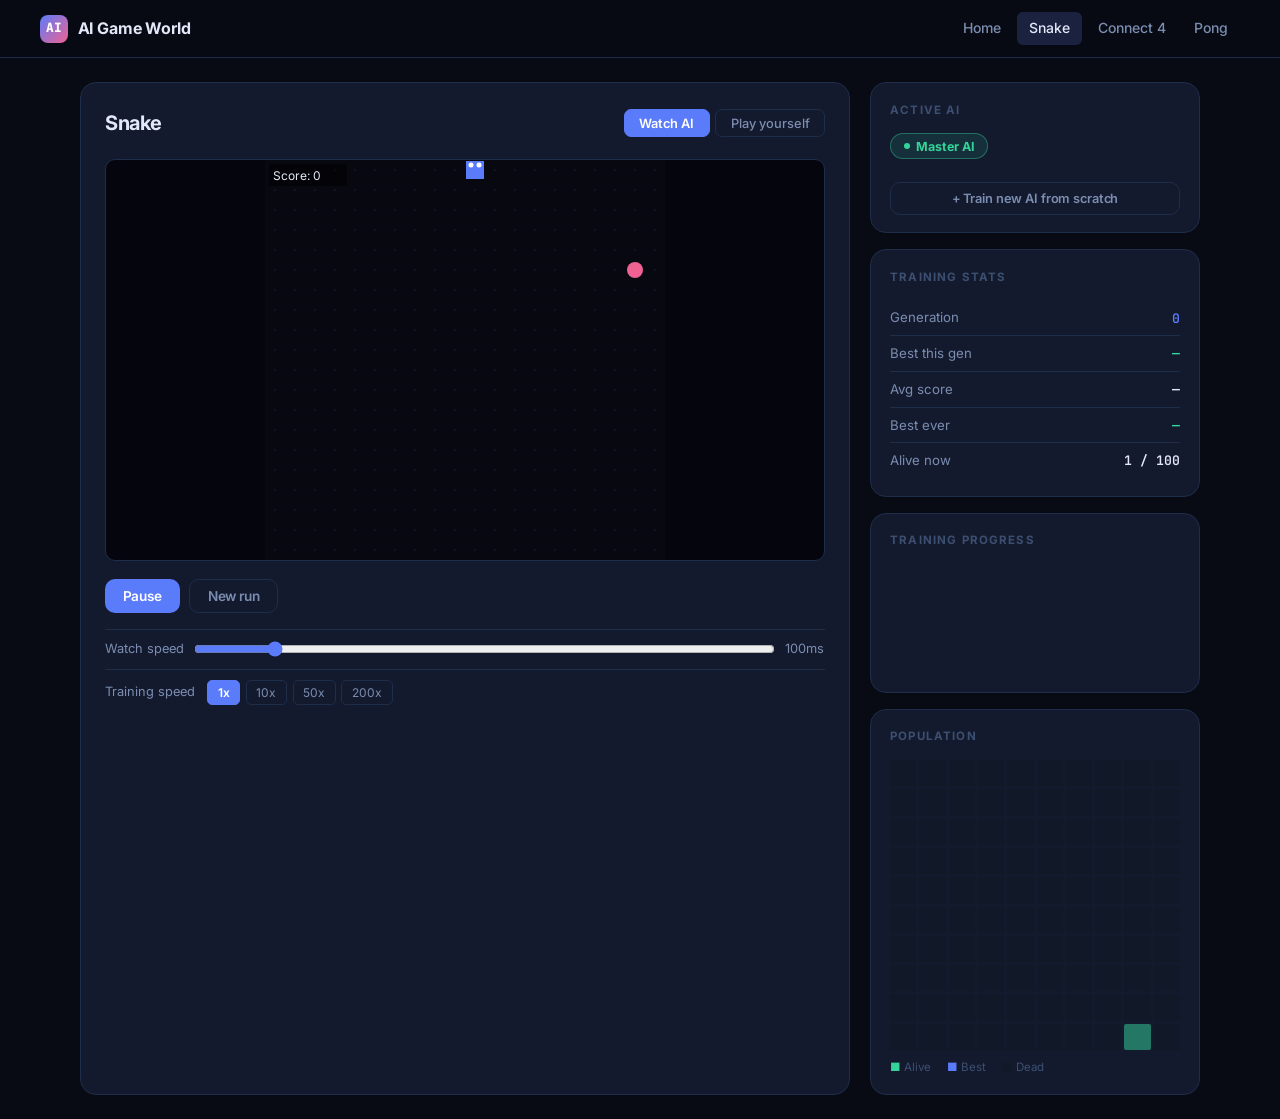
<file: games/snake/index.html>
<!DOCTYPE html>
<html lang="en">
<head>
  <meta charset="UTF-8" />
  <meta name="viewport" content="width=device-width, initial-scale=1.0" />
  <title>Snake — AI Game World</title>
  <link rel="stylesheet" href="../../css/style.css" />
</head>
<body>

<nav>
  <a href="../../index.html" class="nav-logo" style="text-decoration:none">
    <div class="nav-logo-mark">AI</div>
    <span>AI Game World</span>
  </a>
  <div class="nav-links">
    <a href="../../index.html">Home</a>
    <a href="#" class="active">Snake</a>
    <a href="../connect4/index.html">Connect 4</a>
    <a href="../pong/index.html">Pong</a>
  </div>
</nav>

<div class="game-page">

  <!-- LEFT: GAME -->
  <div class="game-area">
    <div class="game-title-bar">
      <h2>Snake</h2>
      <div class="mode-tabs">
        <button class="mode-tab active" id="tabWatch" onclick="switchMode('watch')">Watch AI</button>
        <button class="mode-tab"        id="tabPlay"  onclick="switchMode('play')">Play yourself</button>
      </div>
    </div>

    <div class="canvas-wrapper">
      <canvas id="gameCanvas"></canvas>
    </div>

    <!-- Watch mode controls -->
    <div id="watchControls" class="controls">
      <button class="btn btn-primary" id="btnPause" onclick="toggleSelected()">Pause</button>
      <button class="btn btn-ghost"   onclick="newWatchRun()">New run</button>
    </div>

    <!-- Human controls -->
    <div id="humanControls" style="display:none">
      <div class="controls">
        <button class="btn btn-primary" onclick="startHumanGame()">Start</button>
        <button class="btn btn-ghost"   onclick="stopHumanGame()">Stop</button>
      </div>
      <p class="key-hint"><kbd>Arrow keys</kbd> or <kbd>WASD</kbd> to move</p>
    </div>

    <div class="watch-speed-row" id="watchSpeedRow">
      <span class="label">Watch speed</span>
      <input type="range" id="watchSpeedSlider" min="40" max="500" value="100" step="10"
             oninput="setWatchSpeed(this.value)" />
      <span id="watchSpeedLabel" style="min-width:40px">100ms</span>
    </div>

    <div class="speed-control" id="trainSpeedRow">
      <span class="label">Training speed</span>
      <div class="speed-presets">
        <button class="speed-btn active" id="spd1"   onclick="setTrainSpeed(1,this)">1x</button>
        <button class="speed-btn"        id="spd10"  onclick="setTrainSpeed(10,this)">10x</button>
        <button class="speed-btn"        id="spd50"  onclick="setTrainSpeed(50,this)">50x</button>
        <button class="speed-btn"        id="spd200" onclick="setTrainSpeed(200,this)">200x</button>
      </div>
    </div>
  </div>

  <!-- RIGHT: PANEL -->
  <div class="ai-panel">

    <div class="panel-card">
      <h3>Active AI</h3>
      <div class="agent-tabs" id="agentTabs">
        <button class="agent-tab active" id="tab-master" onclick="selectAgent('master')">
          <span class="training-dot"></span>Master AI
        </button>
      </div>
      <button class="btn btn-ghost" style="width:100%;font-size:0.8rem;margin-top:0.5rem" onclick="spawnNewAI()">
        + Train new AI from scratch
      </button>
    </div>

    <div class="panel-card">
      <h3>Training stats</h3>
      <div class="stat-row">
        <span class="stat-label">Generation</span>
        <span class="stat-value accent" id="statGen">0</span>
      </div>
      <div class="stat-row">
        <span class="stat-label">Best this gen</span>
        <span class="stat-value good" id="statBest">—</span>
      </div>
      <div class="stat-row">
        <span class="stat-label">Avg score</span>
        <span class="stat-value" id="statAvg">—</span>
      </div>
      <div class="stat-row">
        <span class="stat-label">Best ever</span>
        <span class="stat-value good" id="statBestEver">—</span>
      </div>
      <div class="stat-row">
        <span class="stat-label">Alive now</span>
        <span class="stat-value" id="statAlive">—</span>
      </div>
    </div>

    <div class="panel-card">
      <h3>Training progress</h3>
      <canvas id="chartCanvas" class="chart-canvas"></canvas>
    </div>

    <div class="panel-card">
      <h3>Population</h3>
      <div class="population-grid" id="popGrid"></div>
      <div style="display:flex;gap:1rem;font-size:0.72rem;color:var(--text-faint);margin-top:0.5rem">
        <span><span style="color:var(--accent3)">&#9632;</span> Alive</span>
        <span><span style="color:var(--accent)">&#9632;</span> Best</span>
        <span><span style="color:var(--bg3)">&#9632;</span> Dead</span>
      </div>
    </div>

  </div>
</div>

<div class="toast" id="toast"></div>

<script src="../../shared/neat.js"></script>
<script src="snake.js"></script>
<script>
const SB_URL = 'https://niyowwhrzlgcipyuemka.supabase.co';
const SB_KEY = 'eyJhbGciOiJIUzI1NiIsInR5cCI6IkpXVCJ9.eyJpc3MiOiJzdXBhYmFzZSIsInJlZiI6Im5peW93d2hyemxnY2lweXVlbWthIiwicm9sZSI6ImFub24iLCJpYXQiOjE3Nzc3NDAzNzksImV4cCI6MjA5MzMxNjM3OX0.PzXVkLMbRX72fncxV9ZjSAaIVEVWZIkIh_53uv5Ietw';

let renderer    = null;
let masterAI    = null;
let customAIs   = [];
let selectedId  = 'master';
let mode        = 'watch';
let humanGame   = null;
let humanTimer  = null;
let customCount = 0;

window.addEventListener('load', () => {
  renderer = new SnakeRenderer(document.getElementById('gameCanvas'));

  masterAI = new SnakeAIInstance({
    name: 'Master AI',
    populationSize: 100,
    isMaster: true,
    supabaseUrl: SB_URL,
    supabaseKey: SB_KEY,
    onGeneration: (stats) => {
      if (selectedId === 'master') updateStats(stats, masterAI.ga.history);
    },
  });
  masterAI.start();
  buildPopGrid('popGrid', 100);
  rafLoop();
});

function rafLoop() {
  requestAnimationFrame(rafLoop);
  if (mode === 'watch') {
    const ai = getSelectedAI();
    if (ai) {
      ai.tick();
      renderer.draw(ai.getWatchGame());
      updatePopGrid('popGrid', ai._agents);
      document.getElementById('statAlive').textContent = ai.getAliveCount() + ' / ' + ai.popSize;
    }
  } else if (humanGame) {
    renderer.draw(humanGame);
  }
}

function getSelectedAI() {
  if (selectedId === 'master') return masterAI;
  return customAIs.find(a => a.id === selectedId)?.ai || null;
}

function selectAgent(id) {
  selectedId = id;
  document.querySelectorAll('.agent-tab').forEach(t => t.classList.remove('active'));
  document.getElementById('tab-' + id)?.classList.add('active');
  const ai = getSelectedAI();
  if (ai) {
    buildPopGrid('popGrid', ai.popSize);
    updateStats({ generation: ai.generation, best: ai.lastBest, avg: ai.lastAvg, bestEver: ai.bestEver }, ai.ga.history);
  }
}

function spawnNewAI() {
  customCount++;
  const id   = 'custom-' + customCount;
  const name = 'Agent ' + customCount;
  const ai   = new SnakeAIInstance({
    name, populationSize: 50, isMaster: false,
    onGeneration: (stats) => { if (selectedId === id) updateStats(stats, ai.ga.history); },
  });
  ai.start();
  customAIs.push({ id, ai });

  const tabs = document.getElementById('agentTabs');
  const btn  = document.createElement('button');
  btn.className = 'agent-tab custom';
  btn.id = 'tab-' + id;
  btn.onclick = () => selectAgent(id);
  btn.innerHTML = '<span class="training-dot blue"></span>' + name;
  tabs.appendChild(btn);

  selectAgent(id);
  showToast(name + ' started — watch it learn from zero');
}

function updateStats({ generation, best, avg, bestEver }, history) {
  document.getElementById('statGen').textContent      = generation;
  document.getElementById('statBest').textContent     = best || '—';
  document.getElementById('statAvg').textContent      = typeof avg === 'number' ? avg.toFixed(1) : '—';
  document.getElementById('statBestEver').textContent = bestEver || '—';
  drawChart(document.getElementById('chartCanvas'), history);
}

function setWatchSpeed(ms) {
  document.getElementById('watchSpeedLabel').textContent = ms + 'ms';
  const ai = getSelectedAI();
  if (ai) ai.setWatchSpeed(parseInt(ms));
}

function setTrainSpeed(s, btn) {
  document.querySelectorAll('.speed-btn').forEach(b => b.classList.remove('active'));
  btn.classList.add('active');
  masterAI.setTrainSpeed(s);
  customAIs.forEach(a => a.ai.setTrainSpeed(s));
}

function switchMode(m) {
  mode = m;
  document.getElementById('tabWatch').classList.toggle('active', m === 'watch');
  document.getElementById('tabPlay').classList.toggle('active',  m === 'play');
  document.getElementById('watchControls').style.display  = m === 'watch' ? 'flex'  : 'none';
  document.getElementById('humanControls').style.display  = m === 'play'  ? 'block' : 'none';
  document.getElementById('watchSpeedRow').style.display  = m === 'watch' ? 'flex'  : 'none';
  document.getElementById('trainSpeedRow').style.display  = m === 'watch' ? 'flex'  : 'none';
  if (m === 'play') startHumanGame(); else stopHumanGame();
}

function toggleSelected() {
  const ai = getSelectedAI();
  if (!ai) return;
  ai.toggle();
  document.getElementById('btnPause').textContent = ai.running ? 'Pause' : 'Resume';
}

function newWatchRun() {
  const ai = getSelectedAI();
  if (!ai) return;
  const best = ai.ga.bestEver || ai.ga.population[0];
  ai._watchAgent = new SnakeAIAgent(best.clone());
}

function startHumanGame() {
  stopHumanGame();
  humanGame = new SnakeGame();
  document.addEventListener('keydown', handleKey);
  humanTimer = setInterval(() => {
    if (!humanGame || !humanGame.alive) return;
    humanGame.step();
    if (!humanGame.alive) showToast('Score: ' + humanGame.score);
  }, 120);
}

function stopHumanGame() {
  if (humanTimer) { clearInterval(humanTimer); humanTimer = null; }
  document.removeEventListener('keydown', handleKey);
  humanGame = null;
}

function handleKey(e) {
  if (!humanGame) return;
  const map = {
    ArrowUp: 0, KeyW: 0, ArrowRight: 1, KeyD: 1,
    ArrowDown: 2, KeyS: 2, ArrowLeft: 3, KeyA: 3,
  };
  if (map[e.code] !== undefined) { humanGame.setDir(map[e.code]); e.preventDefault(); }
}

function showToast(msg) {
  const t = document.getElementById('toast');
  t.textContent = msg; t.classList.add('show');
  setTimeout(() => t.classList.remove('show'), 2500);
}
</script>
</body>
</html>
</file>
<file: css/style.css>
/* ===== AI GAME WORLD — Global Styles ===== */
@import url('https://fonts.googleapis.com/css2?family=Inter:wght@400;500;600;700;800&family=JetBrains+Mono:wght@400;600&display=swap');

:root {
  --bg:        #080b14;
  --bg2:       #0d1120;
  --bg3:       #111827;
  --card:      #131a2e;
  --card2:     #1a2240;
  --border:    #1e2d4a;
  --border2:   #243356;
  --accent:    #5b7cfa;
  --accent-h:  #4a6af0;
  --accent2:   #f06292;
  --accent3:   #34d399;
  --accent4:   #fbbf24;
  --text:      #e2e8f8;
  --text-dim:  #7b8db0;
  --text-faint:#3d4f70;
  --font:      'Inter', system-ui, sans-serif;
  --font-mono: 'JetBrains Mono', 'Consolas', monospace;
  --radius:    10px;
  --radius-lg: 16px;
}

*, *::before, *::after { box-sizing: border-box; margin: 0; padding: 0; }
html { scroll-behavior: smooth; }

body {
  background: var(--bg);
  color: var(--text);
  font-family: var(--font);
  min-height: 100vh;
  line-height: 1.6;
  -webkit-font-smoothing: antialiased;
}

a { color: var(--accent); text-decoration: none; transition: color 0.15s; }
a:hover { color: var(--text); }

/* ─── NAV ─────────────────────────────── */
nav {
  background: rgba(8, 11, 20, 0.92);
  backdrop-filter: blur(12px);
  -webkit-backdrop-filter: blur(12px);
  border-bottom: 1px solid var(--border);
  padding: 0 2.5rem;
  display: flex;
  align-items: center;
  height: 58px;
  position: sticky;
  top: 0;
  z-index: 200;
  gap: 2.5rem;
}

.nav-logo {
  display: flex;
  align-items: center;
  gap: 0.6rem;
  font-size: 1rem;
  font-weight: 700;
  color: var(--text);
  letter-spacing: -0.01em;
  flex-shrink: 0;
  text-decoration: none;
}

.nav-logo-mark {
  width: 28px; height: 28px;
  border-radius: 8px;
  background: linear-gradient(135deg, var(--accent), var(--accent2));
  display: flex; align-items: center; justify-content: center;
  font-size: 0.8rem; font-weight: 800; color: white;
  font-family: var(--font-mono);
  flex-shrink: 0;
}

.nav-links { display: flex; gap: 0.25rem; margin-left: auto; align-items: center; }
.nav-links a {
  color: var(--text-dim); font-size: 0.875rem; font-weight: 500;
  padding: 0.35rem 0.75rem; border-radius: 6px; transition: all 0.15s;
}
.nav-links a:hover  { color: var(--text); background: var(--bg3); }
.nav-links a.active { color: var(--text); background: var(--card2); }

.nav-github {
  color: var(--text-dim) !important;
  border: 1px solid var(--border);
  border-radius: 6px;
  padding: 0.3rem 0.75rem !important;
  font-size: 0.82rem !important;
  display: flex !important;
  align-items: center;
  gap: 0.4rem;
  margin-left: 0.5rem;
}
.nav-github:hover { border-color: var(--border2) !important; color: var(--text) !important; background: var(--bg3) !important; }

/* ─── HERO ────────────────────────────── */
.hero {
  text-align: center;
  padding: 5rem 2rem 3.5rem;
  position: relative;
  overflow: hidden;
}
.hero::before {
  content: '';
  position: absolute; top: -60px; left: 50%;
  transform: translateX(-50%);
  width: 700px; height: 400px;
  background: radial-gradient(ellipse, rgba(91,124,250,0.12) 0%, transparent 70%);
  pointer-events: none;
}

.hero-label {
  display: inline-flex; align-items: center; gap: 0.5rem;
  background: var(--card2); border: 1px solid var(--border2);
  border-radius: 20px; padding: 0.3rem 0.9rem;
  font-size: 0.78rem; font-weight: 600; color: var(--accent3);
  letter-spacing: 0.04em; text-transform: uppercase; margin-bottom: 1.5rem;
}
.hero-label-dot {
  width: 6px; height: 6px; border-radius: 50%;
  background: var(--accent3); animation: pulse 2s infinite;
}

.hero h1 {
  font-size: clamp(2.2rem, 5vw, 3.8rem);
  font-weight: 800; letter-spacing: -0.03em; line-height: 1.1;
  margin-bottom: 1.25rem; color: var(--text);
}
.hero h1 span {
  background: linear-gradient(135deg, var(--accent) 0%, var(--accent2) 100%);
  -webkit-background-clip: text; -webkit-text-fill-color: transparent; background-clip: text;
}
.hero p {
  color: var(--text-dim); font-size: 1.05rem;
  max-width: 540px; margin: 0 auto 2rem; line-height: 1.7;
}
.hero-actions { display: flex; gap: 0.75rem; justify-content: center; flex-wrap: wrap; }

/* ─── STATS STRIP ─────────────────────── */
.stats-strip { background: var(--bg2); border-top: 1px solid var(--border); border-bottom: 1px solid var(--border); }
.stats-strip-inner {
  max-width: 1200px; margin: 0 auto;
  display: flex; align-items: stretch; padding: 0 2.5rem;
}
.stats-strip .stat-item {
  flex: 1; display: flex; flex-direction: column; justify-content: center;
  padding: 1rem 0; border-right: 1px solid var(--border);
}
.stats-strip .stat-item:last-child { border-right: none; }
.stats-strip .stat-item:not(:first-child) { padding-left: 2rem; }
.stats-strip .stat-label { font-size: 0.73rem; color: var(--text-faint); text-transform: uppercase; letter-spacing: 0.07em; font-weight: 500; }
.stats-strip .stat-value { font-size: 1.1rem; font-weight: 700; color: var(--text); margin-top: 0.2rem; font-family: var(--font-mono); }

/* ─── SECTION ─────────────────────────── */
.section { max-width: 1200px; margin: 0 auto; padding: 3rem 2.5rem 0; }
.section-header { display: flex; align-items: baseline; gap: 1rem; margin-bottom: 1.75rem; }
.section-title  { font-size: 1.15rem; font-weight: 700; color: var(--text); letter-spacing: -0.01em; }
.section-subtitle { font-size: 0.85rem; color: var(--text-dim); }

/* ─── WEEKLY BANNER ───────────────────── */
.week-banner-wrap { max-width: 1200px; margin: 2.5rem auto 0; padding: 0 2.5rem; }
.week-banner {
  background: linear-gradient(135deg, var(--card) 0%, var(--card2) 100%);
  border: 1px solid var(--border2); border-radius: var(--radius-lg);
  padding: 1.5rem 2rem; display: flex; align-items: center;
  justify-content: space-between; gap: 1.5rem; position: relative; overflow: hidden;
}
.week-banner::before {
  content: ''; position: absolute; top: 0; left: 0; right: 0; height: 1px;
  background: linear-gradient(90deg, transparent, var(--accent), transparent);
}
.week-banner-label { font-size: 0.72rem; font-weight: 700; letter-spacing: 0.1em; text-transform: uppercase; color: var(--accent); margin-bottom: 0.4rem; }
.week-banner h3 { font-size: 1rem; font-weight: 700; color: var(--text); margin-bottom: 0.3rem; }
.week-banner p  { font-size: 0.83rem; color: var(--text-dim); }
.countdown-block { text-align: right; flex-shrink: 0; }
.countdown { font-family: var(--font-mono); font-size: 1.5rem; font-weight: 600; color: var(--text); letter-spacing: -0.02em; }
.countdown-label { font-size: 0.72rem; color: var(--text-faint); text-transform: uppercase; letter-spacing: 0.07em; margin-top: 0.25rem; }

/* ─── GAME CARDS ──────────────────────── */
.games-grid {
  display: grid;
  grid-template-columns: repeat(auto-fill, minmax(300px, 1fr));
  gap: 1.25rem;
}
.game-card {
  background: var(--card); border: 1px solid var(--border);
  border-radius: var(--radius-lg); overflow: hidden; cursor: pointer;
  transition: transform 0.2s ease, border-color 0.2s ease, box-shadow 0.2s ease;
  display: flex; flex-direction: column;
}
.game-card:hover { transform: translateY(-3px); border-color: var(--border2); box-shadow: 0 12px 40px rgba(0,0,0,0.35); }
.game-card.is-live:hover { border-color: var(--accent); box-shadow: 0 12px 40px rgba(91,124,250,0.12); }

.game-card-thumb {
  width: 100%; height: 155px; position: relative; overflow: hidden; flex-shrink: 0;
}
.game-card-thumb canvas { width: 100%; height: 100%; display: block; }

.thumb-snake { background: #080810; }
.thumb-c4    { background: #060612; }
.thumb-pong  { background: #05050f; }
.thumb-soon  { background: var(--bg3); }

.game-card-thumb-placeholder {
  width: 100%; height: 100%; display: flex; align-items: center; justify-content: center;
  background: var(--bg3); color: var(--text-faint);
  font-size: 0.8rem; letter-spacing: 0.1em; text-transform: uppercase; font-weight: 600;
}
.game-card-coming-overlay {
  position: absolute; inset: 0;
  background: rgba(8, 11, 20, 0.65); display: flex; align-items: center; justify-content: center;
  font-size: 0.78rem; font-weight: 700; letter-spacing: 0.12em; text-transform: uppercase;
  color: var(--text-dim); backdrop-filter: blur(2px);
}
.game-card-body { padding: 1.25rem; flex: 1; display: flex; flex-direction: column; }
.game-card-header { display: flex; align-items: flex-start; justify-content: space-between; margin-bottom: 0.5rem; }
.game-card-title  { font-size: 1rem; font-weight: 700; color: var(--text); letter-spacing: -0.01em; }
.game-card-desc   { font-size: 0.82rem; color: var(--text-dim); line-height: 1.55; margin-bottom: 1rem; flex: 1; }

.oss-card {
  background: var(--card); border: 1px solid var(--border);
  border-radius: var(--radius-lg); padding: 1.25rem;
  display: flex; flex-direction: column;
  align-items: flex-start; justify-content: space-between;
  gap: 1rem; cursor: default;
}

/* ─── BADGES ──────────────────────────── */
.badge {
  display: inline-flex; align-items: center; gap: 0.3rem;
  padding: 0.2rem 0.6rem; border-radius: 20px;
  font-size: 0.68rem; font-weight: 700; letter-spacing: 0.04em;
  text-transform: uppercase; flex-shrink: 0;
}
.badge-live::before { content: ''; width: 5px; height: 5px; border-radius: 50%; background: var(--accent3); animation: pulse 2s infinite; }
.badge-live { background: rgba(52,211,153,0.15); color: var(--accent3); border: 1px solid rgba(52,211,153,0.25); }
.badge-new  { background: rgba(91,124,250,0.15); color: var(--accent);  border: 1px solid rgba(91,124,250,0.25); }
.badge-soon { background: var(--bg3); color: var(--text-faint); border: 1px solid var(--border); }

/* ─── HOW IT WORKS ────────────────────── */
.how-grid { display: grid; grid-template-columns: repeat(auto-fit, minmax(220px, 1fr)); gap: 1.25rem; }
.how-card {
  background: var(--card); border: 1px solid var(--border);
  border-radius: var(--radius-lg); padding: 1.5rem; transition: border-color 0.2s;
}
.how-card:hover { border-color: var(--border2); }
.how-icon {
  width: 36px; height: 36px; border-radius: 8px;
  background: var(--bg3); border: 1px solid var(--border2);
  display: flex; align-items: center; justify-content: center;
  margin-bottom: 1rem; font-size: 0.82rem; font-weight: 700; color: var(--text-dim);
  font-family: var(--font-mono);
}
.how-card strong { display: block; font-size: 0.95rem; font-weight: 700; color: var(--text); margin-bottom: 0.4rem; }
.how-card p { font-size: 0.82rem; color: var(--text-dim); line-height: 1.6; }

/* ─── BUTTONS ─────────────────────────── */
.btn {
  display: inline-flex; align-items: center; justify-content: center; gap: 0.4rem;
  padding: 0.5rem 1.1rem; border-radius: var(--radius);
  font-size: 0.85rem; font-weight: 600; font-family: var(--font);
  cursor: pointer; border: none; transition: all 0.15s;
  letter-spacing: -0.01em; text-decoration: none;
}
.btn:disabled { opacity: 0.35; cursor: default; pointer-events: none; }
.btn-primary { background: var(--accent); color: white; }
.btn-primary:hover { background: var(--accent-h); color: white; }
.btn-ghost { background: transparent; color: var(--text-dim); border: 1px solid var(--border); }
.btn-ghost:hover { border-color: var(--border2); color: var(--text); background: var(--bg3); }
.btn-sm { padding: 0.35rem 0.8rem; font-size: 0.8rem; }

/* ─── GAME PAGE LAYOUT ────────────────── */
.game-page {
  display: grid; grid-template-columns: 1fr 330px;
  gap: 1.25rem; max-width: 1200px; margin: 0 auto; padding: 1.5rem 2.5rem;
}
@media (max-width: 960px) { .game-page { grid-template-columns: 1fr; } }

.game-area {
  background: var(--card); border: 1px solid var(--border);
  border-radius: var(--radius-lg); padding: 1.5rem;
}
.game-title-bar {
  display: flex; align-items: center; justify-content: space-between;
  margin-bottom: 1.25rem; gap: 1rem; flex-wrap: wrap;
}
.game-title-bar h2 { font-size: 1.25rem; font-weight: 700; letter-spacing: -0.02em; }

.canvas-wrapper {
  display: flex; justify-content: center; align-items: center;
  background: #05050e; border-radius: var(--radius);
  overflow: hidden; margin-bottom: 1.1rem; border: 1px solid var(--border);
}
canvas { display: block; }

/* Pong canvas is 600px wide — allow horizontal scroll on small screens */
.pong-canvas-wrapper {
  overflow-x: auto; background: #05050f;
  border-radius: var(--radius); border: 1px solid var(--border);
  margin-bottom: 1.1rem;
}
.pong-canvas-wrapper canvas { display: block; }

/* ─── MODE TABS ───────────────────────── */
.mode-tabs { display: flex; gap: 0.35rem; }
.mode-tab {
  padding: 0.35rem 0.9rem; border-radius: 7px; border: 1px solid var(--border);
  cursor: pointer; font-size: 0.8rem; font-weight: 500; font-family: var(--font);
  background: transparent; color: var(--text-dim); transition: all 0.15s;
}
.mode-tab:hover { border-color: var(--border2); color: var(--text); background: var(--bg3); }
.mode-tab.active { background: var(--accent); border-color: var(--accent); color: white; font-weight: 600; }

/* ─── CONTROLS ────────────────────────── */
.controls { display: flex; gap: 0.6rem; flex-wrap: wrap; margin-bottom: 1rem; }

/* ─── SPEED CONTROLS ─────────────────── */
.watch-speed-row {
  display: flex; align-items: center; gap: 0.6rem;
  font-size: 0.8rem; color: var(--text-dim);
  padding: 0.6rem 0; border-top: 1px solid var(--border); margin-top: 0;
}
.watch-speed-row .label { white-space: nowrap; }
.watch-speed-row input[type=range] { flex: 1; }

.speed-control {
  display: flex; align-items: center; gap: 0.75rem;
  font-size: 0.8rem; color: var(--text-dim);
  padding: 0.6rem 0; border-top: 1px solid var(--border); margin-top: 0;
}
.speed-control .label { white-space: nowrap; }
.speed-presets { display: flex; gap: 0.35rem; }
.speed-btn {
  padding: 0.25rem 0.6rem; border-radius: 5px;
  border: 1px solid var(--border); background: transparent;
  font-size: 0.75rem; color: var(--text-dim); cursor: pointer;
  font-family: var(--font); transition: all 0.15s;
}
.speed-btn:hover  { border-color: var(--border2); color: var(--text); }
.speed-btn.active { background: var(--accent); border-color: var(--accent); color: white; font-weight: 600; }

input[type=range] { accent-color: var(--accent); }

/* ─── AI PANEL ────────────────────────── */
.ai-panel { display: flex; flex-direction: column; gap: 1rem; }

.panel-card {
  background: var(--card); border: 1px solid var(--border);
  border-radius: var(--radius-lg); padding: 1.1rem 1.2rem;
}
.panel-card h3 {
  font-size: 0.72rem; font-weight: 700; color: var(--text-faint);
  text-transform: uppercase; letter-spacing: 0.1em; margin-bottom: 0.9rem;
}

/* ─── STATS ROWS ──────────────────────── */
.stat-row {
  display: flex; justify-content: space-between; align-items: center;
  padding: 0.42rem 0; border-bottom: 1px solid var(--border); font-size: 0.83rem;
}
.stat-row:last-child { border-bottom: none; }
.stat-label { color: var(--text-dim); }
.stat-value { font-weight: 600; font-family: var(--font-mono); font-size: 0.82rem; }
.stat-value.good   { color: var(--accent3); }
.stat-value.accent { color: var(--accent); }

/* ─── AGENT TABS ──────────────────────── */
.agent-tabs { display: flex; gap: 0.4rem; flex-wrap: wrap; margin-bottom: 0.9rem; }
.agent-tab {
  padding: 0.28rem 0.8rem; border-radius: 20px; border: 1px solid var(--border);
  cursor: pointer; font-size: 0.78rem; font-weight: 500; font-family: var(--font);
  background: transparent; color: var(--text-dim); transition: all 0.15s;
  display: flex; align-items: center; gap: 0.35rem;
}
.agent-tab:hover { border-color: var(--border2); color: var(--text); }
.agent-tab.active { background: rgba(52,211,153,0.12); border-color: rgba(52,211,153,0.4); color: var(--accent3); font-weight: 700; }
.agent-tab.custom { border-color: rgba(91,124,250,0.3); }
.agent-tab.custom.active { background: rgba(91,124,250,0.12); border-color: rgba(91,124,250,0.5); color: var(--accent); }

/* ─── TRAINING DOT ────────────────────── */
.training-dot {
  width: 6px; height: 6px; border-radius: 50%;
  background: var(--accent3); animation: pulse 1.5s infinite; flex-shrink: 0;
}
.training-dot.blue { background: var(--accent); }

/* ─── CHART ───────────────────────────── */
.chart-canvas { width: 100%; height: 110px; display: block; }

/* ─── POPULATION GRID ─────────────────── */
.population-grid { display: grid; grid-template-columns: repeat(10, 1fr); gap: 3px; }
.pop-dot { width: 100%; aspect-ratio: 1; border-radius: 2px; background: var(--bg3); transition: background 0.15s; }
.pop-dot.alive { background: rgba(52,211,153,0.5); }
.pop-dot.best  { background: var(--accent); }

/* ─── LOG BOX ─────────────────────────── */
.log-box {
  max-height: 130px; overflow-y: auto;
  font-size: 0.76rem; color: var(--text-dim); font-family: var(--font-mono);
}
.log-box::-webkit-scrollbar { width: 4px; }
.log-box::-webkit-scrollbar-track { background: transparent; }
.log-box::-webkit-scrollbar-thumb { background: var(--border2); border-radius: 4px; }
.log-box div { padding: 0.25rem 0; border-bottom: 1px solid var(--border); }
.log-box div:last-child { border-bottom: none; }
.log-win  { color: var(--accent3); }
.log-loss { color: var(--accent2); }
.log-draw { color: var(--text-dim); }

/* ─── CONNECT 4 SPECIFIC ──────────────── */
.turn-bar { display: flex; align-items: center; gap: 0.75rem; font-size: 0.83rem; margin-bottom: 0.75rem; color: var(--text-dim); }
.chip { width: 14px; height: 14px; border-radius: 50%; display: inline-block; margin-right: 4px; vertical-align: middle; }
.chip-red    { background: #f05068; }
.chip-yellow { background: #f5c842; }
.col-buttons { display: flex; gap: 2px; margin-bottom: 4px; }
.col-btn {
  flex: 1; height: 26px; background: var(--bg3); border: 1px solid var(--border);
  cursor: pointer; color: var(--text-dim); border-radius: 5px;
  font-size: 0.75rem; font-family: var(--font); transition: all 0.15s;
}
.col-btn:hover { background: var(--accent); border-color: var(--accent); color: white; }

/* ─── PONG SPECIFIC ───────────────────── */
.versus-bar {
  display: flex; align-items: center; justify-content: space-between;
  margin-bottom: 0.75rem; font-size: 0.85rem;
}
.left-label  { color: #ff2d78; font-weight: 600; }
.right-label { color: #00f5ff; font-weight: 600; }
.vs-badge {
  background: var(--bg3); border: 1px solid var(--border2);
  padding: 2px 12px; border-radius: 20px;
  font-size: 0.72rem; color: var(--text-faint); font-weight: 700; letter-spacing: 0.08em;
}
.win-bar { display: flex; height: 5px; border-radius: 3px; overflow: hidden; background: var(--bg3); margin-top: 0.5rem; }

/* ─── KEY HINT ────────────────────────── */
.key-hint { font-size: 0.75rem; color: var(--text-faint); text-align: center; margin-top: 0.5rem; }
kbd {
  display: inline-block; padding: 0.1rem 0.35rem;
  background: var(--bg3); border: 1px solid var(--border2);
  border-radius: 4px; font-size: 0.72rem; font-family: var(--font-mono); color: var(--text-dim);
}

/* ─── TOAST ───────────────────────────── */
.toast {
  position: fixed; bottom: 1.5rem; right: 1.5rem;
  background: var(--card2); border: 1px solid var(--border2);
  border-radius: var(--radius); padding: 0.7rem 1.1rem;
  font-size: 0.85rem; font-weight: 500; z-index: 2000;
  transform: translateY(80px); opacity: 0;
  transition: all 0.25s cubic-bezier(0.34, 1.56, 0.64, 1);
  box-shadow: 0 8px 24px rgba(0,0,0,0.4); max-width: 280px;
}
.toast.show { transform: translateY(0); opacity: 1; }

/* ─── FOOTER ──────────────────────────── */
footer {
  max-width: 1200px; margin: 4rem auto 0; padding: 2rem 2.5rem;
  border-top: 1px solid var(--border);
  display: flex; align-items: center; justify-content: space-between;
  flex-wrap: wrap; gap: 1rem;
}
.footer-left  { font-size: 0.85rem; color: var(--text-dim); }
.footer-left strong { color: var(--text); font-weight: 600; }
.footer-right { display: flex; gap: 1.5rem; font-size: 0.83rem; }
.footer-right a { color: var(--text-faint); }
.footer-right a:hover { color: var(--text); }

/* ─── ANIMATIONS ──────────────────────── */
@keyframes pulse {
  0%, 100% { opacity: 1; transform: scale(1); }
  50%       { opacity: 0.4; transform: scale(0.8); }
}

/* ─── MISC ────────────────────────────── */
.coming-soon { opacity: 0.45; pointer-events: none; }
.coming-soon:hover { transform: none !important; box-shadow: none !important; border-color: var(--border) !important; }
</file>
